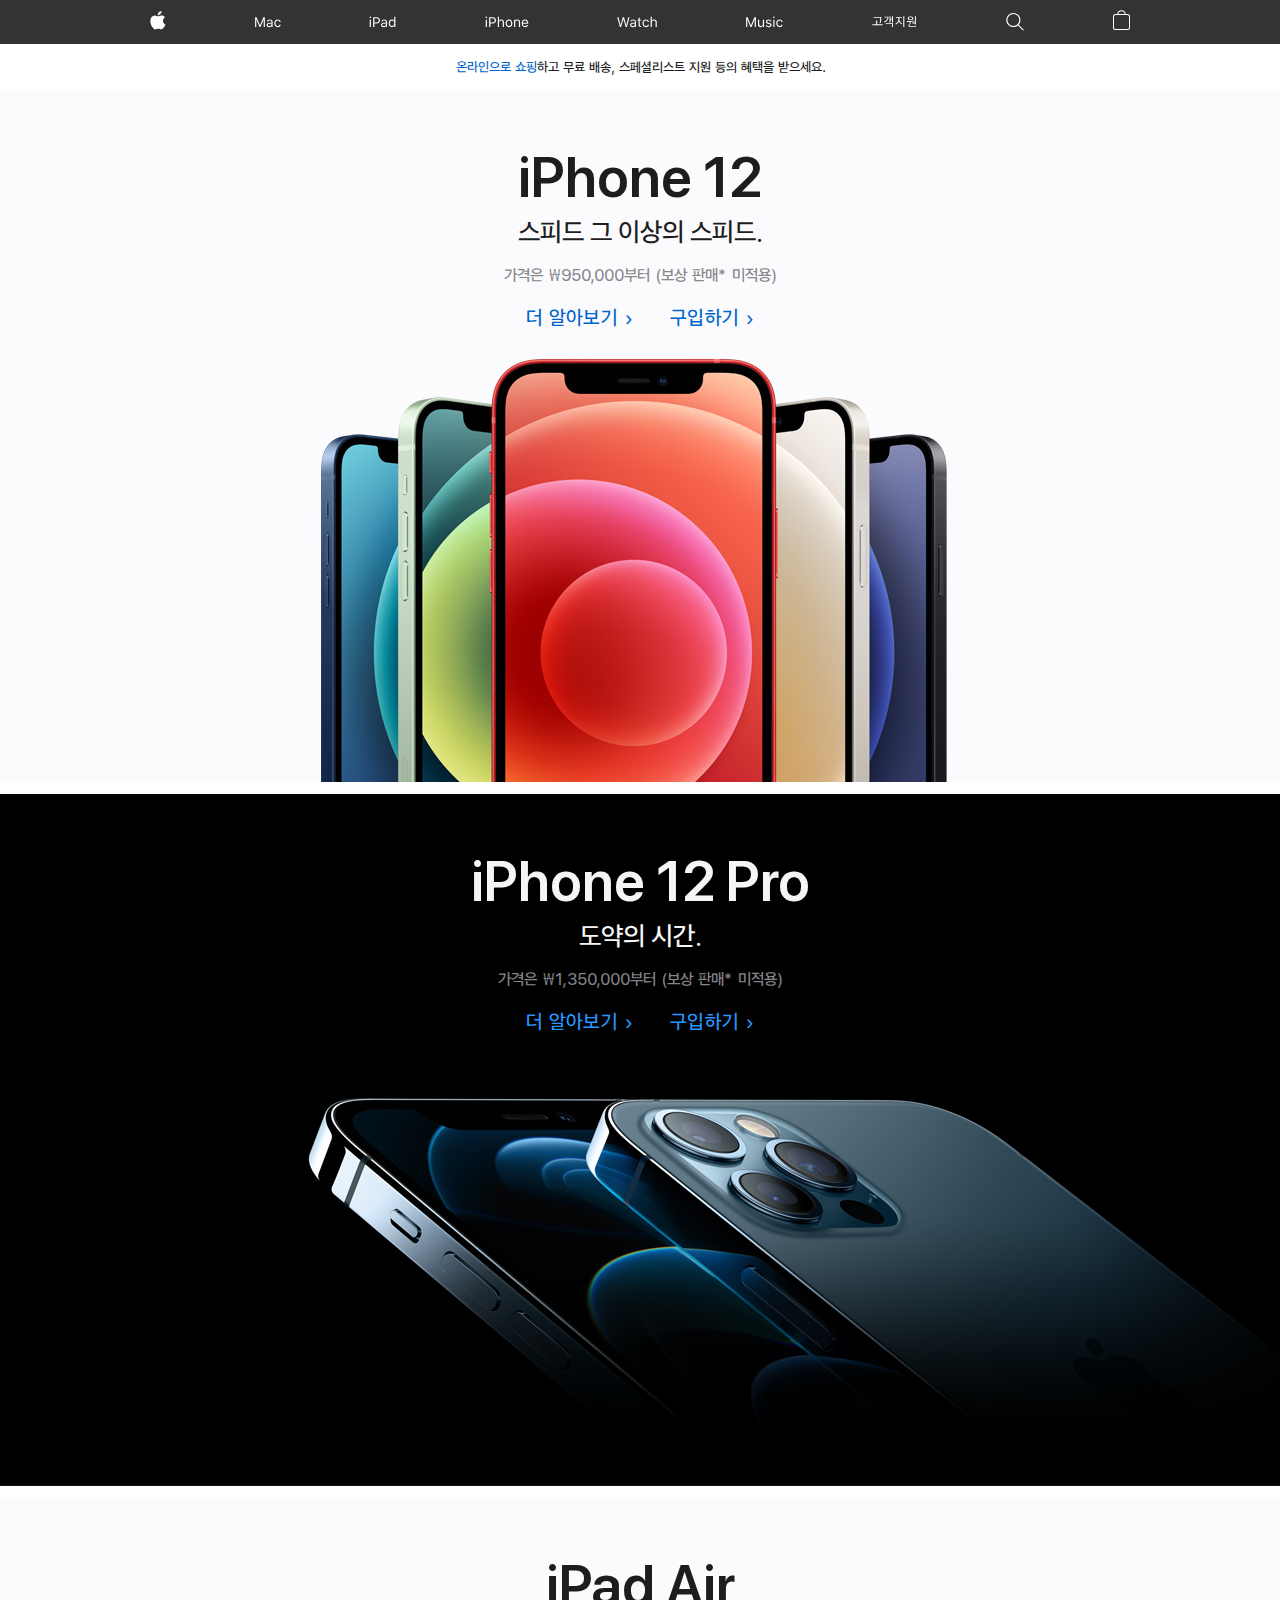
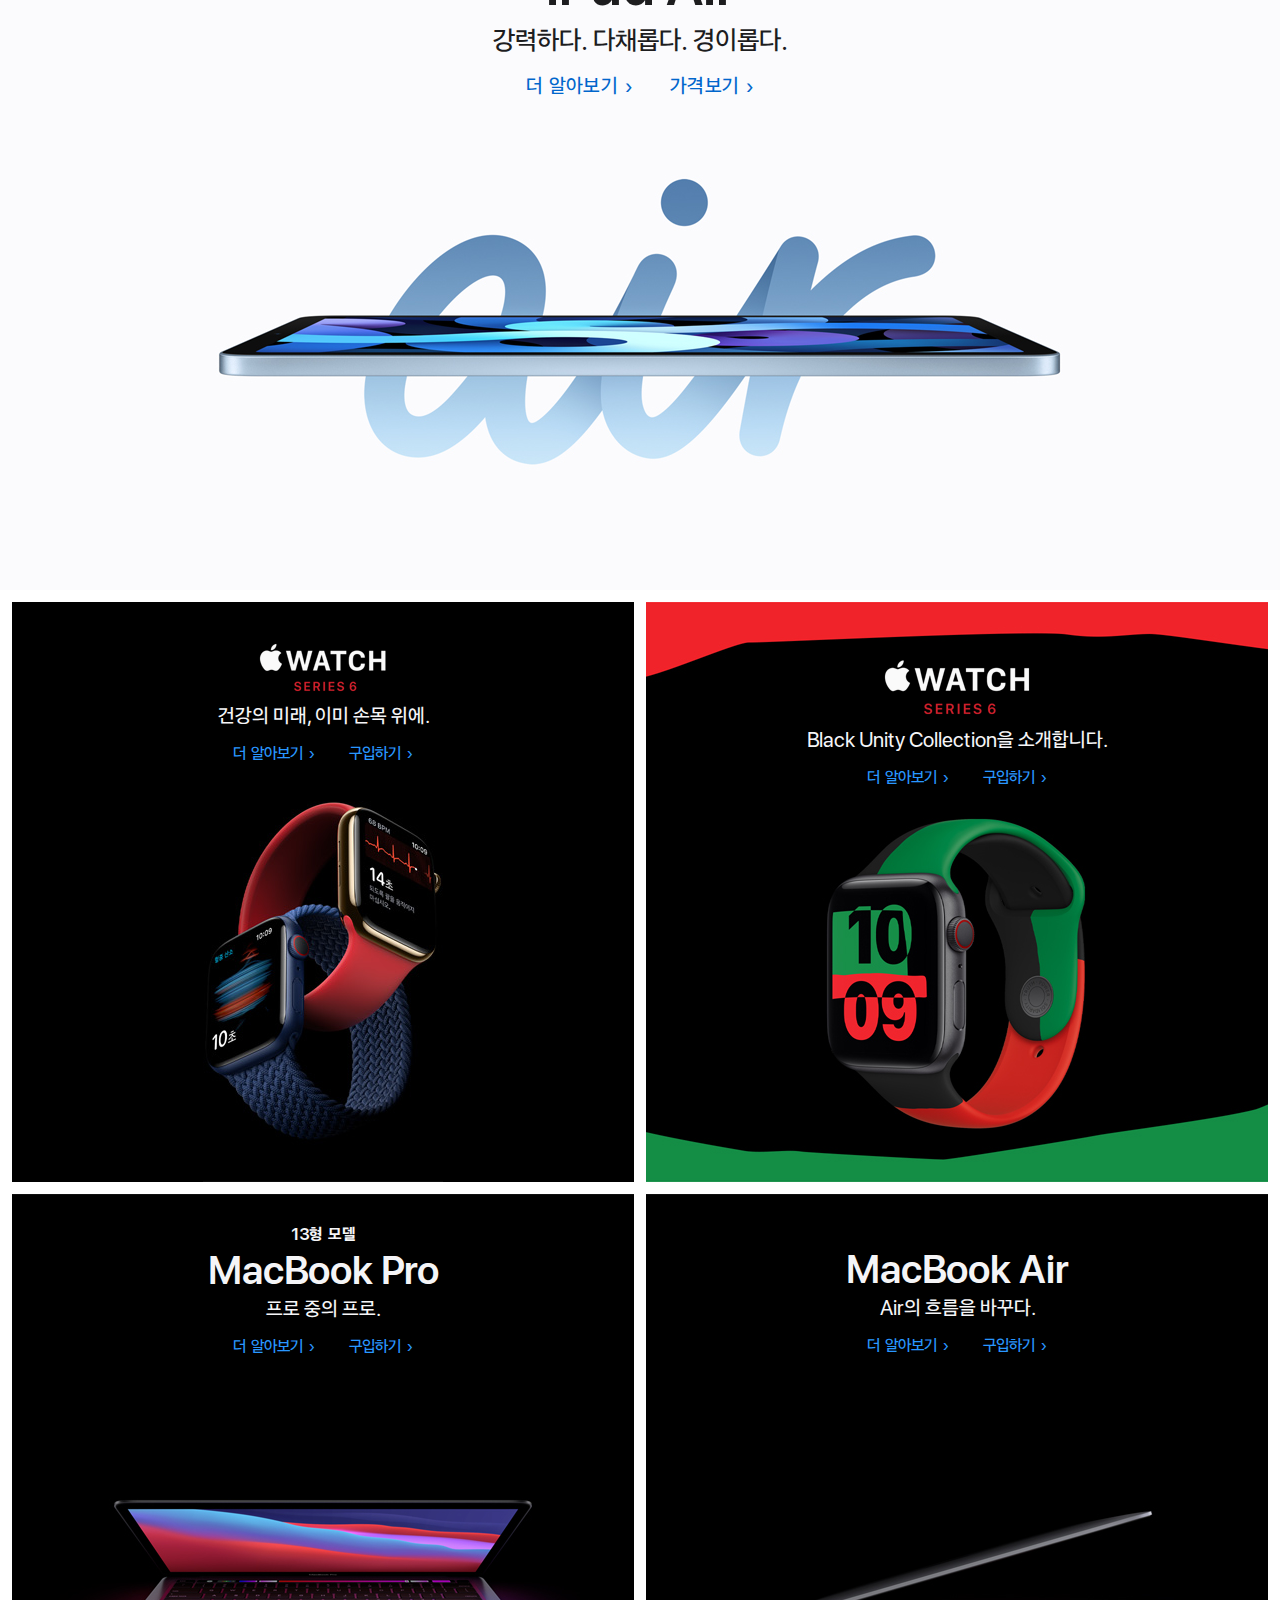
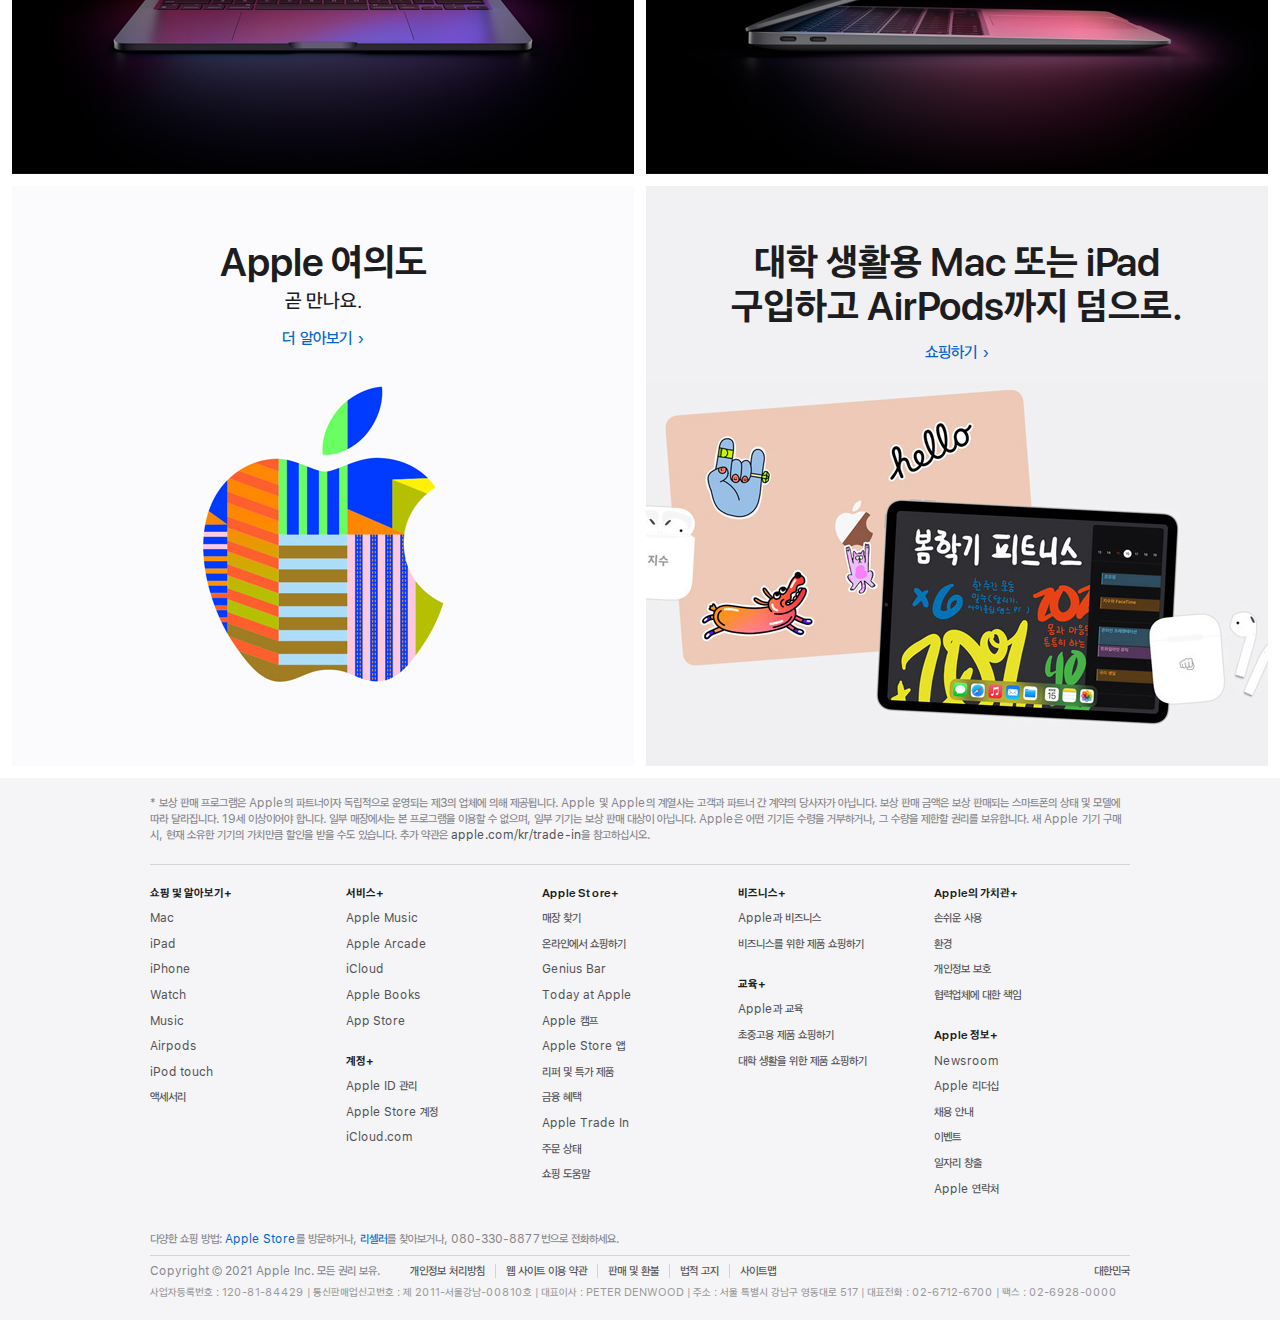
<file: index.html>
<!DOCTYPE html>
<html lang="en">
<head>
   <meta charset="UTF-8">
   <meta name="viewport" content="width=device-width, initial-scale=1.0">
   <title>Apple</title>

   <meta name="keywords" content="Apple">
   <meta name="description" content="iPhone, Mac, Apple Watch, iPad, AirPods 등 지금 쇼핑하기. 무료 배송. Apple Store 픽업.">
   <meta name="application-name" content="Apple.com">

   <!-- <link rel="icon" href=""> -->

   <link rel="stylesheet" href="css/reset.css">
   <link rel="stylesheet" href="css/common.css">
   <link rel="stylesheet" href="css/header.css">
   <link rel="stylesheet" href="css/index.css">
   <link rel="stylesheet" href="css/footer.css">
</head>
<body>
   <header>
      <!-- PC/Tablet GNB -->
      <nav class="gnb">
         <ul class="gnb_menu">
            <li class="gnb_logo"><a href="#"></a></li>
            <li class="gnb_mac"><a href="#"></a></li>
            <li class="gnb_ipad"><a href="#"></a></li>
            <li class="gnb_iphone"><a href="#"></a></li>
            <li class="gnb_watch"><a href="#"></a></li>
            <li class="gnb_music"><a href="#"></a></li>
            <li class="gnb_support"><a href="#"></a></li>
            <li class="gnb_search"><a href="#"></a></li>
            <li class="gnb_store"><a href="#"></a></li>
         </ul>
      </nav>
      <!-- Mobile GNB -->
      <nav class="gnb_m">
         <ul class="gnb_m_menu">
            <li class="gnb_hidden_menu"><a href="#"></a></li>
            <li class="gnb_logo"><a href="#"></a></li>
            <li class="gnb_store"><a href="#"></a></li>
         </ul>
      </nav>
   </header>
   <main>
      <!-- Banner Section -->
      <section id="banner">
         <div class="banner_wrap">
            <p class="banner_text">
               <a href="#">온라인으로 쇼핑</a>하고 무료 배송, 스페셜리스트 지원 등의 
               <br class="large-hide medium-hide small-show">혜택을 받으세요.
            </p>
         </div>
      </section>
      <!-- Hero Section -->
      <section id="hero">
         <!-- Hero iPhone12 Section -->
         <div class="hero_1_wrap">
            <h2 class="hero_headline_black">iPhone 12</h2>
            <h3 class="hero_subline_black">스피드 그 이상의 스피드.</h3>
            <p class="hero_price_info">
               가격은 &#65510;950,000부터
               <br class="large-hide medium-hide small-show">
               (보상 판매<super>*</super> 미적용)
            </p>
            <div class="hero_links_light">
               <a href="">더 알아보기 &#8250;</a>
               <a href="">구입하기 &#8250;</a>
            </div>
         </div>
         <!-- Hero iPhone12 Pro Section -->
         <div class="hero_2_wrap">
            <h2 class="hero_headline_white">iPhone 12 Pro</h2>
            <h3 class="hero_subline_white">도약의 시간.</h3>
            <p class="hero_price_info">
               가격은 &#65510;1,350,000부터
               <br class="large-hide medium-hide small-show">
               (보상 판매<super>*</super> 미적용)
            </p>
            <div class="hero_links_dark">
               <a href="">더 알아보기 &#8250;</a>
               <a href="">구입하기 &#8250;</a>
            </div>
         </div>
         <!-- Hero iPad Section -->
         <div class="hero_3_wrap">
            <h2 class="hero_headline_black">iPad Air</h2>
            <h3 class="hero_subline_black">강력하다. 다채롭다. 경이롭다.</h3>
            <div class="hero_links_light">
               <a href="">더 알아보기 &#8250;</a>
               <a href="">가격보기 &#8250;</a>
            </div>
         </div>
      </section>
      <!-- Promotion Section -->
      <section id="promo">
         <div class="promo_wrap">
            <ul class="promo">
               <!-- Promotion 1 -->
               <li class="promo_1">
                  <img src="img/watch_logo_1.png" alt="">
                  <h3 class="promo_subline_white">건강의 미래, 이미 손목 위에.</h3>
                  <div class="promo_links_dark">
                     <a href="">더 알아보기 &#8250;</a>
                     <a href="">구입하기 &#8250;</a>
                  </div>
               </li>
               <!-- Promotion 2 -->
               <li class="promo_2">
                  <img src="img/watch_logo_2.png" alt="">
                  <h3 class="promo_subline_white">Black Unity Collection을 소개합니다.</h3>
                  <div class="promo_links_dark">
                     <a href="">더 알아보기 &#8250;</a>
                     <a href="">구입하기 &#8250;</a>
                  </div>
               </li>
               <!-- Promotion 3 -->
               <li class="promo_3">
                  <p class="promo_eyebrow">13형 모델</p>
                  <h2 class="promo_headline_white">MacBook Pro</h2>
                  <h3 class="promo_subline_white">프로 중의 프로.</h3>
                  <div class="promo_links_dark">
                     <a href="">더 알아보기 &#8250;</a>
                     <a href="">구입하기 &#8250;</a>
                  </div>
               </li>
               <!-- Promotion 4 -->
               <li class="promo_4">
                  <h2 class="promo_headline_white">MacBook Air</h2>
                  <h3 class="promo_subline_white">Air의 흐름을 바꾸다.</h3>
                  <div class="promo_links_dark">
                     <a href="">더 알아보기 &#8250;</a>
                     <a href="">구입하기 &#8250;</a>
                  </div>
               </li>
               <!-- Promotion 5 -->
               <li class="promo_5">
                  <h2 class="promo_headline_black">Apple 여의도</h2>
                  <h3 class="promo_subline_black">곧 만나요.</h3>
                  <div class="promo_links_light">
                     <a href="">더 알아보기 &#8250;</a>
                  </div>
               </li>
               <!-- Promotion 6 -->
               <li class="promo_6">
                  <h2 class="promo_headline_black">대학 생활용 Mac 또는 iPad<br>구입하고 AirPods까지 덤으로.</h2>
                  <h2 class="promo_headline_black_1068">대학 생활용 Mac<br> 또는 iPad 구입하고<br> AirPods까지 덤으로.</h2>
                  <div class="promo_links_light">
                     <a href="">쇼핑하기 &#8250;</a>
                  </div>
               </li>
            </ul>
         </div>
      </section>
   </main>
   <footer>
      <div class="footer_wrap">
         <div class="footer_note">
            * 보상 판매 프로그램은 Apple의 파트너이자 독립적으로 운영되는 제3의 업체에 의해 제공됩니다. Apple 및 Apple의 계열사는 고객과 파트너 간 계약의 당사자가 아닙니다. 보상 판매 금액은 보상 판매되는 스마트폰의 상태 및 모델에 따라 달라집니다. 19세 이상이어야 합니다. 일부 매장에서는 본 프로그램을 이용할 수 없으며, 일부 기기는 보상 판매 대상이 아닙니다. Apple은 어떤 기기든 수령을 거부하거나, 그 수량을 제한할 권리를 보유합니다. 새 Apple 기기 구매 시, 현재 소유한 기기의 가치만큼 할인을 받을 수도 있습니다. 추가 약관은 <a href="#">apple.com/kr/trade-in</a>을 참고하십시오.
         </div>
         <nav class="footer_directory">
            <div class="directory_column">
               <ul class="directory_list">
                  <h3><span>쇼핑 및 알아보기</span><span>+</span></h3>
                  <li class="directory_item"><a href="#">Mac</a></li>
                  <li class="directory_item"><a href="#">iPad</a></li>
                  <li class="directory_item"><a href="#">iPhone</a></li>
                  <li class="directory_item"><a href="#">Watch</a></li>
                  <li class="directory_item"><a href="#">Music</a></li>
                  <li class="directory_item"><a href="#">Airpods</a></li>
                  <li class="directory_item"><a href="#">iPod touch</a></li>
                  <li class="directory_item"><a href="#">액세서리</a></li>
               </ul>
            </div>
            <div class="directory_column">
               <ul class="directory_list">
                  <h3><span>서비스</span><span>+</span></h3>
                  <li class="directory_item"><a href="#">Apple Music</a></li>
                  <li class="directory_item"><a href="#">Apple Arcade</a></li>
                  <li class="directory_item"><a href="#">iCloud</a></li>
                  <li class="directory_item"><a href="#">Apple Books</a></li>
                  <li class="directory_item"><a href="#">App Store</a></li>
               </ul>
               <ul class="directory_list">
                  <h3><span>계정</span><span>+</span></h3>
                  <li class="directory_item"><a href="#">Apple ID 관리</a></li>
                  <li class="directory_item"><a href="#">Apple Store 계정</a></li>
                  <li class="directory_item"><a href="#">iCloud.com</a></li>
               </ul>
            </div>
            <div class="directory_column">
               <ul class="directory_list">
                  <h3><span>Apple Store</span><span>+</span></h3>
                  <li class="directory_item"><a href="#">매장 찾기</a></li>
                  <li class="directory_item"><a href="#">온라인에서 쇼핑하기</a></li>
                  <li class="directory_item"><a href="#">Genius Bar</a></li>
                  <li class="directory_item"><a href="#">Today at Apple</a></li>
                  <li class="directory_item"><a href="#">Apple 캠프</a></li>
                  <li class="directory_item"><a href="#">Apple Store 앱</a></li>
                  <li class="directory_item"><a href="#">리퍼 및 특가 제품</a></li>
                  <li class="directory_item"><a href="#">금융 혜택</a></li>
                  <li class="directory_item"><a href="#">Apple Trade In</a></li>
                  <li class="directory_item"><a href="#">주문 상태</a></li>
                  <li class="directory_item"><a href="#">쇼핑 도움말</a></li>
               </ul>
            </div>
            <div class="directory_column">
               <ul class="directory_list">
                  <h3><span>비즈니스</span><span>+</span></h3>
                  <li class="directory_item"><a href="#">Apple과 비즈니스</a></li>
                  <li class="directory_item"><a href="#">비즈니스를 위한 제품 쇼핑하기</a></li>
               </ul>
               <ul class="directory_list">
                  <h3><span>교육</span><span>+</span></h3>
                  <li class="directory_item"><a href="#">Apple과 교육</a></li>
                  <li class="directory_item"><a href="#">초중고용 제품 쇼핑하기</a></li>
                  <li class="directory_item"><a href="#">대학 생활을 위한 제품 쇼핑하기</a></li>
               </ul>
            </div>
            <div class="directory_column">
               <ul class="directory_list">
                  <h3><span>Apple의 가치관</span><span>+</span></h3>
                  <li class="directory_item"><a href="#">손쉬운 사용</a></li>
                  <li class="directory_item"><a href="#">환경</a></li>
                  <li class="directory_item"><a href="#">개인정보 보호</a></li>
                  <li class="directory_item"><a href="#">협력업체에 대한 책임</a></li>
               </ul>
               <ul class="directory_list">
                  <h3><span>Apple 정보</span><span>+</span></h3>
                  <li class="directory_item"><a href="#">Newsroom</a></li>
                  <li class="directory_item"><a href="#">Apple 리더십</a></li>
                  <li class="directory_item"><a href="#">채용 안내</a></li>
                  <li class="directory_item"><a href="#">이벤트</a></li>
                  <li class="directory_item"><a href="#">일자리 창출</a></li>
                  <li class="directory_item"><a href="#">Apple 연락처</a></li>
               </ul>
            </div>
         </nav>
         <div class="global_footer">
            <div class="footer_shop">
               다양한 쇼핑 방법: <a href="#">Apple Store</a>를 방문하거나, <a href="#">리셀러</a>를 찾아보거나, 080-330-8877번으로 전화하세요.
            </div>
            <div class="footer_legal">
               <div class="footer_copyright">
                  Copyright © 2021 Apple Inc. 모든 권리 보유.
               </div>
               <div class="footer_legal_link">
                  <a href="#">개인정보 처리방침</a>
                  <a href="#">웹 사이트 이용 약관</a>
                  <a href="#">판매 및 환불</a>
                  <a href="#">법적 고지</a>
                  <a href="#">사이트맵</a>
               </div>
               <a class="footer_local">대한민국</a>
            </div>
            <div class="footer_address">
               <span>사업자등록번호 : 120-81-84429 |</span> <span> 통신판매업신고번호 : 제 2011-서울강남-00810호 |</span> <span>대표이사 : PETER DENWOOD |</span> <span>주소 : 서울 특별시 강남구 영동대로 517 |</span> <span>대표전화 : 02-6712-6700 |</span> <span>팩스 : 02-6928-0000</span>
            </div>
         </div>
      </div>
   </footer>
</body>
</html>
</file>
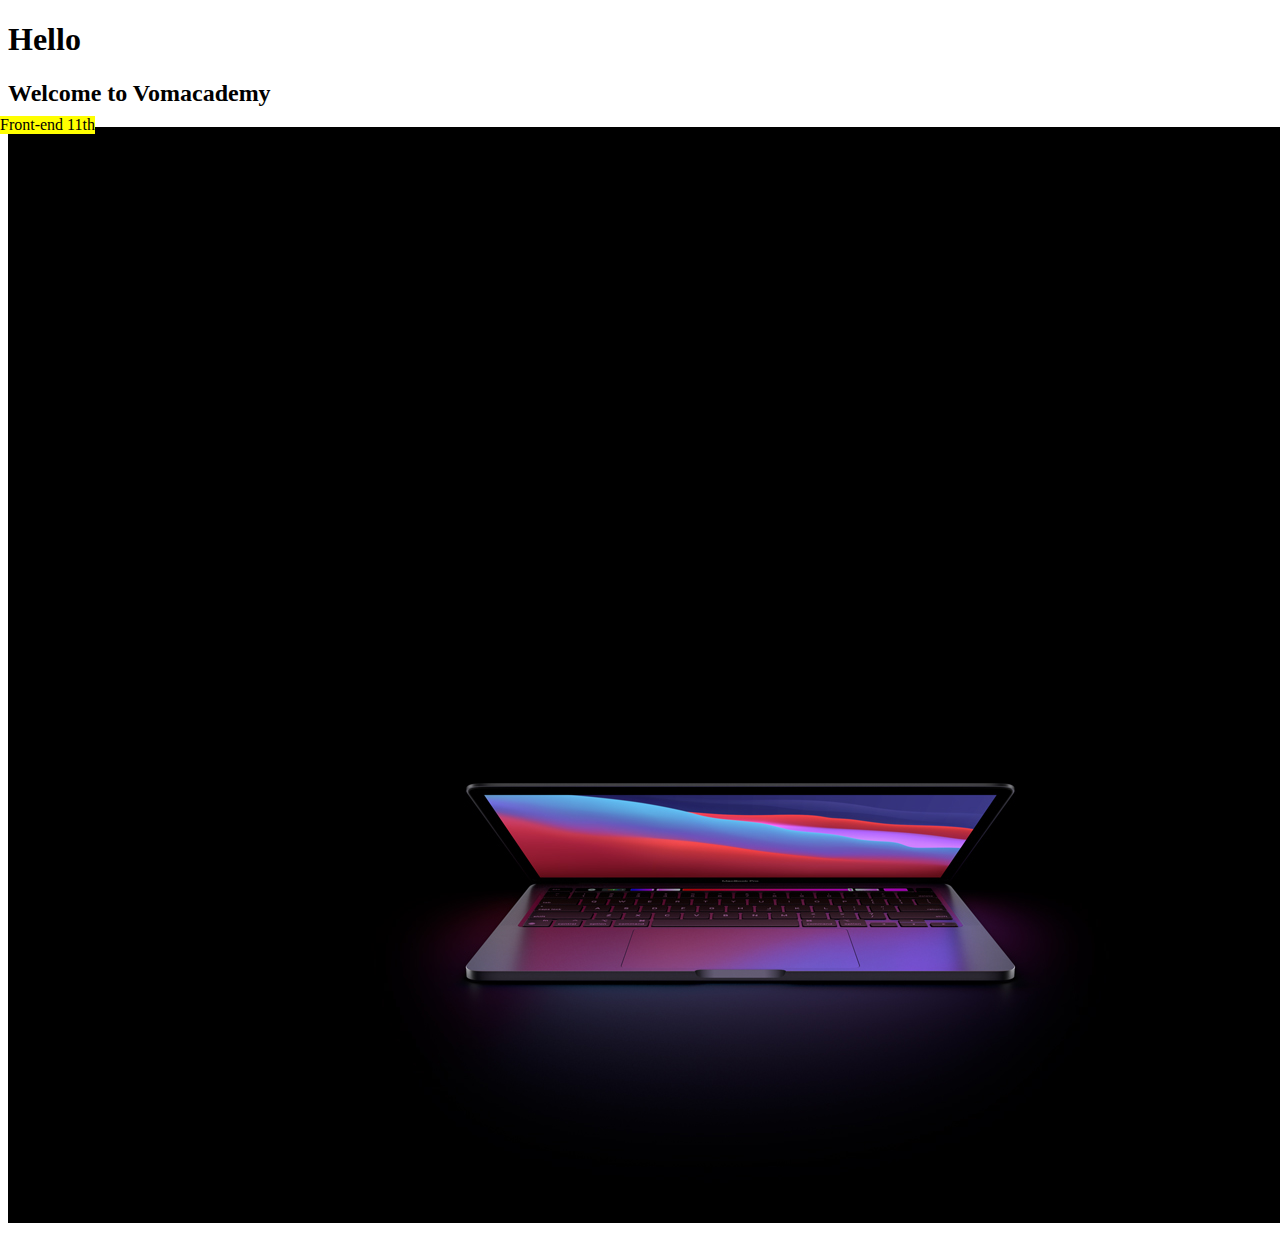
<file: cssanimation1.html>
<!DOCTYPE html>
<html lang="en">
<head>
   <meta charset="UTF-8">
   <meta http-equiv="X-UA-Compatible" content="IE=edge">
   <meta name="viewport" content="width=device-width, initial-scale=1.0">
   <title>CSS Animation</title>
   <style>
      /* Animation 실행 */
      h1 { 
         animation-name: changecolor; 
         animation-duration: 2s;
      }
      h2 {
         animation-name: changecolor; 
         animation-duration: 1s;
         animation-delay: 2s
      }
      p {
         position: fixed;
         top: 100px;
         left: 0;
         background-color: yellow;
         animation-name: move;
         animation-duration: 5s;
         animation-timing-function: ease; 
         animation-fill-mode : forwards;
         animation-iteration-count: infinite;
      }

      img {
         animation-name: changecolor;
         animation-duration: 2s;
         animation-fill-mode : backwards;
      }
      /* Animation 정의 */
      @keyframes changecolor { 
         0% { color: black; }
         50% { color: yellow; }
         to { color: red; }
      }
      @keyframes move {
         from { left: 0;}
         to { left: calc(100% - 110px)}
      }
   </style>
</head>
<body>
   <h1>Hello</h1>
   <h2>Welcome to Vomacademy</h2>
   <p>Front-end 11th</p>
   <img src="img/promo_macbook_1_734.jpg" alt="">   
</body>
</html>
</file>
<file: css/common.css>
/* Font Style */

/* 본문 전용 웹폰트 */

@font-face { 
   font-family: 'SF Pro Text'; 
   src: url(../font/sf-pro-text_light.woff2) format('woff2');
   font-weight: 200;
}

@font-face { 
   font-family: 'SF Pro Text'; 
   src: url(../font/sf-pro-text_regular.woff2) format('woff2');
   font-weight: 400;
}

@font-face { 
   font-family: 'SF Pro Text'; 
   src: url(../font/sf-pro-text_semibold.woff2) format('woff2');
   font-weight: 600;
}

@font-face { 
   font-family: 'SF Pro Text'; 
   src: url(../font/sf-pro-text_bold.woff2) format('woff2');
   font-weight: 800;
}

@font-face { 
   font-family: 'SF Pro Text'; 
   src: url(../font/sf-pro-text_heavy.woff2) format('woff2');
   font-weight: 900;
}

/* 한국어 전용 웹폰트 */

@font-face {
   font-family: 'SF Pro KR';
   src: url(../font/SFProKRDisplay_light.woff2) format('woff2');
   font-weight: 200;
}

@font-face {
   font-family: 'SF Pro KR';
   src: url(../font/SFProKRDisplay_regular.woff2) format('woff2');
   font-weight: 400;
}

@font-face {
   font-family: 'SF Pro KR';
   src: url(../font/SFProKRDisplay_semibold.woff2) format('woff2');
   font-weight: 600;
}

@font-face {
   font-family: 'SF Pro KR';
   src: url(../font/SFProKRDisplay_bold.woff2) format('woff2');
   font-weight: 800;
}

/* 제목용 웹폰트 */

@font-face {
   font-family: 'SF Pro Display';
   src: url(../font/sf-pro-display_regular.woff2) format('woff2');
   font-weight: 400;
}

@font-face {
   font-family: 'SF Pro Display';
   src: url(../font/sf-pro-display_semibold.woff2) format('woff2');
   font-weight: 600;
}

@font-face {
   font-family: 'SF Pro Display';
   src: url(../font/sf-pro-display_bold.woff2) format('woff2');
   font-weight: 800;
}

@font-face {
   font-family: 'SF Pro Display';
   src: url(../font/sf-pro-display_heavy.woff2) format('woff2');
   font-weight: 900;
}

/* 특수문자용 웹폰트 */

@font-face {
   font-family: 'SF Pro Icons';
   src: url(../font/sf-pro-icons_light.woff2) format('woff2');
   font-weight: 200;
}

@font-face {
   font-family: 'SF Pro Icons';
   src: url(../font/sf-pro-icons_regular.woff2) format('woff2');
   font-weight: 400;
}

body { 
   font-family: 'SF Pro KR', 'SF Pro Text', 'SF Pro Icons', 'Helvetica', 'Arial', 'sans-serif';
   font-size: 17px;
   line-height: 1.5;
   font-weight: 400;
   letter-spacing: normal;
   color: rgb(29,29,31);
   -webkit-font-smoothing: antialiased;
}

h2 {
   font-family: 'SF Pro KR', 'SF Pro Display', 'SF Pro Icons', 'Helvetica', 'Arial', 'sans-serif';
   font-size: 56px;
   line-height: 66px;
   font-weight: 600;
   -webkit-font-smoothing: antialiased;
}

h3 {
   font-family: 'SF Pro KR', 'SF Pro Display', 'SF Pro Icons', 'Helvetica', 'Arial', 'sans-serif';
   font-size: 28px;
   line-height: 31px;
   font-weight: 400;
   -webkit-font-smoothing: antialiased;
}

h5 {
   font-size: 28px;
   font-weight: 400;
   line-height: 1.11;
   letter-spacing: 0.004em;
   font-family: 'SF Pro KR';
}

p {
   font-family: 'SF Pro KR', 'SF Pro Text', 'SF Pro Icons', 'Helvetica', 'Arial', 'sans-serif';
   font-size: 14px;
   line-height: 1.6;
   -webkit-font-smoothing: antialiased;
}

/* Color Style */

.c_255 {
   color: rgb(255,255,255);
}

.c_134 {
   color: rgb(134,134,139);
}
</file>
<file: css/header.css>
header { 
   width: 100%;
}

.gnb_m {
   display: none;
}

.gnb {
   width: 100%;
   background-color: rgba(0,0,0,0.8);
   position: fixed;
   top: 0;
   left: 0;
   z-index: 10000;
}

.gnb_menu {
   max-width: 100%;
   max-width: 1000px;
   height: 44px;
   margin: 0 auto;
   display: flex;
   justify-content: space-between;
   align-items: center;
}

.gnb_menu li {
   height: 100%;
}


.gnb_menu li a { 
   padding: 0 10px;
}

.gnb_logo a {
   display: block;
   width: 36px;
   height: 44px;
   background-image: url(../img/globalnav_apple.svg);
   background-repeat: no-repeat;
   background-position: center center;
}

.gnb_mac a {
   display: block;
   width: 46px;
   height: 44px;
   background-image: url(../img/globalnav_links_mac.svg);
   background-repeat: no-repeat;
   background-size: 26px 44px;
   background-position: center center;
}

.gnb_ipad a {
   display: block;
   width: 47px;
   height: 44px;
   background-image: url(../img/globalnav_links_ipad.svg);
   background-repeat: no-repeat;
   background-size: 27px 44px;
   background-position: center center;
   max-width: 45.9px;
}

.gnb_iphone a {
   display: block;
   width: 64px;
   height: 44px;
   background-image: url(../img/globalnav_links_iphone.svg);
   background-repeat: no-repeat;
   background-size: 44px 44px;
   background-position: center center;
   max-width: 74.8px;
}

.gnb_watch a {
   display: block;
   width: 60px;
   height: 44px;
   background-image: url(../img/globalnav_links_watch.svg);
   background-repeat: no-repeat;
   background-size: 40px 44px;
   background-position: center center;
   max-width:68px;
}

.gnb_music a {
   display: block;
   width: 57px;
   height: 44px;
   background-image: url(../img/globalnav_links_music.svg);
   background-repeat: no-repeat;
   background-size: 37px 44px;
   background-position: center center;
   max-width:62.9px;
}

.gnb_support a {
   display: block;
   width: 65px;
   height: 44px;
   background-image: url(../img/globalnav_links_support.svg);
   background-repeat: no-repeat;
   background-size: 45px 44px;
   background-position: center center;
   max-width:76.5px;
}

.gnb_search a {
   display: block;
   width: 38px;
   height: 44px;
   background-image: url(../img/globalnav_search.svg);
   background-repeat: no-repeat;
   background-position: 10px 0;
   background-size: 18px 88px;
}

.gnb_store a {
   display: block;
   width: 37px;
   height: 44px;
   background-image: url(../img/globalnav_bag.svg);
   background-repeat: no-repeat;
   background-position: center center;
   background-size: 17px 44px;
}


@media screen and (max-width: 1068px) {
   .gnb {
      padding: 0 22px;
   }

}

@media screen and (max-width: 767px) {
   .gnb {
      display: none;
   }

   .gnb_m {
      display: block;
      width: 100%;
      background-color: rgba(0,0,0,0.8);
      position: fixed;
      top: 0;
      left: 0;
      z-index: 10000;
   }
   .gnb_m_menu {
      max-width: 100%;
      max-width: 1000px;
      height: 48px;
      margin: 0 auto;
      display: flex;
      justify-content: space-between;
      align-items: center;
   }

   .gnb_m_menu .gnb_hidden_menu {
      width: 48px;
      height: 48px;
   }

   .gnb_m_menu .gnb_logo a {
      display: block;
      width: 48px;
      height: 48px;
      background-image: url(../img/globalnav_apple.svg);
      background-repeat: no-repeat;
      background-size: 48px 48px;
      background-position: center center;
   }
   
   .gnb_m_menu .gnb_store a {
      display: block;
      width: 48px;
      height: 48px;
      background-image: url(../img/globalnav_bag.svg);
      background-repeat: no-repeat;
      background-position: center center;
      background-size: 17px 48px;
   }


}
</file>
<file: css/index.css>
/* Banner CSS */

.banner_wrap {
   width: 100%;
   height: 46px;
   margin: 44px 0 0 0;
}

.banner_text {
   text-align: center;
   padding: 12px 0;
}

.banner_text a {
   color: rgb(0,102,204);
}

.banner_text a:hover {
   text-decoration: underline;
}

/* Hero CSS */

/* Hero 1 iPhone 12 */

.hero_1_wrap {
   width: 100%;
   height: 692px;
   background-color: rgb(251,251,253);
   text-align: center;
   padding: 55px 0 0 0;
   background-image: url(../img/hero_iphone12.jpg);
   background-size: auto;
   background-position: center bottom;
   background-repeat: no-repeat;
}

.hero_subline_black {
   margin: 6px 0 0 0;
}

.hero_price_info {
   color: rgb(134,134,139);
   margin: 13.6px 0 0 0;
   font-size: 17px;
}

.hero_links_light {
   margin: 13.65px 0 0 0;
}

.hero_links_light a {
   font-size: 21px;
   line-height: 32px;
   color: rgb(0,102,204);
   margin: 0 16px;
   letter-spacing: 0.2px;
}

.large-hide {
   display: none;
}

.hero_2_wrap {
   width: 100%;
   height: 692px;
   background-color: rgb(0,0,0);
   text-align: center;
   padding: 55px 0 0 0;
   margin: 12px 0 0 0;
   background-image: url(../img/hero_iphone12_pro.jpg);
   background-size: auto;
   background-position: center bottom;
   background-repeat: no-repeat;
}

.hero_headline_white {
   color: rgb(245,245,247);
}

.hero_subline_white {
   margin: 6px 0 0 0;
   color: rgb(245,245,247);
}

.hero_links_dark {
   margin: 13.65px 0 0 0;
}

.hero_links_dark a {
   font-size: 21px;
   line-height: 32px;
   color: rgb(41,151,255);
   margin: 0 16px;
   letter-spacing: 0.2px;
}

.hero_3_wrap {
   width: 100%;
   height: 692px;
   background-color: rgb(251,251,253);
   text-align: center;
   padding: 55px 0 0 0;
   margin: 12px 0 0 0;
   background-image: url(../img/hero_ipad_air.jpg);
   background-size: auto;
   background-position: center bottom;
   background-repeat: no-repeat;
}

/* Section Promotion */

.promo_wrap {
   width: 100%;
   height: auto;
}

.promo {
   width: 100%;
   display: flex;
   flex-wrap: wrap;
   padding: 6px;
}

.promo_eyebrow {
   color: rgb(245,245,247);
   font-size: 17px;
   line-height: 23px;
   font-weight: 600;
}

.promo_headline_white {
   color: rgb(245,245,247);
   margin: 2px 0 0 0;
   font-size: 40px;
   line-height: 44px;
   font-weight: 600;
}

.promo_headline_black {
   color: rgb(29,29,31);
   font-size: 40px;
   line-height: 44px;
   font-weight: 600;
}

.promo_subline_white {
   color: rgb(245,245,247);
   font-size: 21px;
   line-height: 26px;
   margin: 11px 0 0 0;
}

.promo_subline_black {
   color: rgb(29,29,31);
   font-size: 21px;
   line-height: 26px;
   margin: 4px 0 0 0;
}

.promo_links_dark {
   margin: 11.9px 0 0 0;
}

.promo_links_dark a {
   color: rgb(41,151,255);
   font-size: 17px;
   line-height: 23px;
   margin: 0 14px;
}

.promo_links_light {
   margin: 11.9px 0 0 0;
}

.promo_links_light a {
   color: rgb(0,102,204);
   font-size: 17px;
   line-height: 23px;
   margin: 0 14px;
}

/* Promotion 1 */

.promo_1 {
   width: calc(50% - 12px);
   height: 580px;
   margin: 6px;
   padding: 40px 0 0 0;
   background-color: rgb(0,0,0);
   text-align: center;
   background-image: url(../img/promo_watch_1.jpg);
   background-repeat: no-repeat;
   background-size: auto;
   background-position: center bottom;
}

.promo_1 img {
   height: 50px;
   vertical-align: middle;
}

/* Promotion 2 */

.promo_2 {
   width: calc(50% - 12px);
   height: 580px;
   margin: 6px;
   padding: 57px 0 0 0;
   background-color: rgb(0,0,0);
   text-align: center;
   background-image: url(../img/promo_watch_2.jpg);
   background-repeat: no-repeat;
   background-size: auto;
   background-position: center bottom;
}

.promo_2 img {
   height: 57px;
   vertical-align: middle;
}

/* Promotion 3 */

.promo_3 {
   width: calc(50% - 12px);
   height: 580px;
   margin: 6px;
   padding: 29px 0 0 0;
   background-color: rgb(0,0,0);
   text-align: center;
   background-image: url(../img/promo_macbook_1.jpg);
   background-repeat: no-repeat;
   background-size: auto;
   background-position: center bottom;
}

.promo_3 .promo_subline_white {
   margin: 4px 0 0 0;
}

/* Promotion 4 */

.promo_4 {
   width: calc(50% - 12px);
   height: 580px;
   margin: 6px;
   padding: 51px 0 0 0;
   background-color: rgb(0,0,0);
   text-align: center;
   background-image: url(../img/promo_macbook_2.jpg);
   background-repeat: no-repeat;
   background-size: auto;
   background-position: center bottom;
}

.promo_4 .promo_subline_white {
   margin: 4px 0 0 0;
}

/* Promotion 5 */

.promo_5 {
   width: calc(50% - 12px);
   height: 580px;
   margin: 6px;
   padding: 54px 0 0 0;
   background-color: rgb(245,245,247);
   text-align: center;
   background-image: url(../img/apple.jpg);
   background-repeat: no-repeat;
   background-size: auto;
   background-position: center bottom;
}

/* Promotion 6 */

.promo_6 {
   width: calc(50% - 12px);
   height: 580px;
   margin: 6px;
   padding: 54px 0 0 0;
   background-color: rgb(241,241,243);
   text-align: center;
   background-image: url(../img/accessory.jpg);
   background-repeat: no-repeat;
   background-size: auto;
   background-position: center bottom;
}

.promo_headline_black_1068 {
   display: none;
}

@media screen and (max-width: 1068px) {
   /* Hero Section */
   .hero_1_wrap {
      height: 650px;     
      padding: 55px 0 0 0;
      background-image: url(../img/hero_iphone12_1068.jpg);
      background-size: 1068px 698px;
   }

   .hero_headline_black {
      font-size: 48px;
   }
   
   .hero_subline_black {
      margin: 5px 0 0 0;
      font-size: 24px;
   }
   
   .hero_links_light {
      margin: 14.06px 0 0 0;
   }
   
   .hero_links_light a {
      font-size: 19px;
      line-height: 25px;
   }

   .medium-hide {
      display: none;
   }
   
   .hero_2_wrap {
      height: 650px;
      padding: 61px 0 0 0;
      background-image: url(../img/hero_iphone12_pro_1068.jpg);
      background-size: 1068px 698px;
   }
   
   .hero_headline_white {
      font-size: 48px;
   }
   
   .hero_subline_white {
      margin: 5px 0 0 0;
      font-size: 24px;
   }
   
   .hero_links_dark {
      margin: 14.06px 0 0 0;
   }
   
   .hero_links_dark a {
      font-size: 19px;
      line-height: 25px;
   }
  
   .hero_3_wrap {
      height: 650px;
      padding: 61px 0 0 0;
      background-image: url(../img/hero_ipad_air_1068.jpg);
      background-size: 796px 450px;
   }
   
   /* Section Promotion */

   .promo_headline_white {
      font-size: 32px;
      line-height: 36px;
   }

   .promo_headline_black {
      font-size: 32px;
      line-height: 36px;
   }

   .promo_6 .promo_headline_black {
      display: none;
   }

   .promo_6 .promo_headline_black_1068 {
      display: block;
      color: rgb(29,29,31);
      font-size: 32px;
      line-height: 36px;
      font-weight: 600;
   }

   .promo_subline_white {
      font-size: 19px;
      line-height: 25px;
   }

   .promo_subline_black {
      font-size: 19px;
      line-height: 25px;
   }

   .promo_links_dark {
      margin: 13.6px 0 0 0;
   }

   .promo_links_light {
      margin: 13.6px 0 0 0;
   }

   /* Promotion 1 */

   .promo_1 {
      height: 490px;
      padding: 26px 0 0 0;
      background-image: url(../img/promo_watch_1_1068.jpg);
      background-size: 188px 314px;
   }

   .promo_1 img {
      height: 46px;
   }

   /* Promotion 2 */

   .promo_2 {
      height: 490px;
      padding: 44px 0 0 0;
      background-image: url(../img/promo_watch_2_1068.jpg);
      background-size: 516px 490px;
   }

   .promo_2 img {
      height: 47px;
   }

   /* Promotion 3 */

   .promo_3 {
      height: 490px;
      padding: 19px 0 0 0;
      background-image: url(../img/promo_macbook_1_1068.jpg);
      background-size: 516px 490px;
   }

   /* Promotion 4 */

   .promo_4 {
      height: 490px;
      padding: 42px 0 0 0;
      background-image: url(../img/promo_macbook_2_1068.jpg);
      background-size: 516px 490px;
   }

   /* Promotion 5 */

   .promo_5 {
      height: 490px;
      padding: 42px 0 0 0;
      background-image: url(../img/apple_1068.jpg);
      background-size: 516px 490px;
   }

   /* Promotion 6 */

   .promo_6 {
      height: 490px;
      padding: 42px 0 0 0;
      background-image: url(../img/accessory_1068.jpg);
      background-size: 558px 490px;
   }
}

@media screen and (max-width: 734px) {
   /* Hero Section */
   .hero_1_wrap {
      height: 500px;     
      padding: 37px 0 0 0;
      background-image: url(../img/hero_iphone_12_734.jpg);
      background-size: 734px 548px;
   }

   .hero_headline_black {
      font-size: 32px;
      line-height: 39px;
   }
   
   .hero_subline_black {
      margin: 2px 0 0 0;
      font-size: 19px;
   }
   
   .hero_links_light {
      margin: 13.3px 0 0 0;
   }
   
   .hero_links_light a {
      font-size: 19px;
      line-height: 25px;
      margin: 0 13.5px;
   }

   .hero_price_info {
      font-size: 14px;
   }

   .small-show {
      display: block;
   }
   
   .hero_2_wrap {
      height: 500px;
      padding: 37px 0 0 0;
      background-image: url(../img/hero_iphone12_pro_734.jpg);
      background-size: 734px 548px;
   }
   
   .hero_headline_white {
      font-size: 32px;
      line-height: 39px;
   }
   
   .hero_subline_white {
      margin: 2px 0 0 0;
      font-size: 19px;
   }
   
   .hero_links_dark {
      margin: 13.3px 0 0 0;
   }
   
   .hero_links_dark a {
      font-size: 19px;
      line-height: 25px;
      margin: 0 13.5px;
   }
  
   .hero_3_wrap {
      height: 500px;
      padding: 380px 0 0 0;
      background-image: url(../img/hero_ipad_air_734.jpg);
      background-size: 734px 548px;
   }

   .hero_3_wrap .hero_headline_black {
      display: none;
   }
   
   /* Section Promotion */

   .promo {
      width: 100%;
      display: block;
      padding: 0;
   }
   .promo_6 .promo_headline_black {
      display: none;
   }

   .promo_links_dark {
      margin: 13.6px 0 0 0;
   }

   .promo_links_light {
      margin: 13.6px 0 0 0;
   }

   /* Promotion 1 */

   .promo_1 {
      width: 100%;
      height: 500px;
      padding: 22px 0 0 0;
      margin: 12px 0 0 0;
      background-image: url(../img/promo_watch_1_734.jpg);
      background-size: 207px 333px;
   }

   /* Promotion 2 */

   .promo_2 {
      width: 100%;
      height: 500px;
      padding: 439x 0 0 0;
      margin: 12px 0 0 0;
      background-image: url(../img/promo_watch_2_734.jpg);
      background-size: 734px 548px;
   }

   /* Promotion 3 */

   .promo_3 {
      width: 100%;
      height: 500px;
      padding: 39px 0 0 0;
      margin: 12px 0 0 0;
      background-image: url(../img/promo_macbook_1_734.jpg);
      background-size: 734px 548px;
   }

   /* Promotion 4 */

   .promo_4 {
      width: 100%;
      height: 500px;
      padding: 37px 0 0 0;
      margin: 12px 0 0 0;
      background-image: url(../img/promo_macbook_2_734.jpg);
      background-size: 734px 548px;
   }

   /* Promotion 5 */

   .promo_5 {
      width: 100%;
      height: 500px;
      padding: 37px 0 0 0;
      margin: 12px 0 0 0;
      background-image: url(../img/apple_734.jpg);
      background-size: 736px 548px;
   }

   /* Promotion 6 */

   .promo_6 {
      width: 100%;
      height: 500px;
      padding: 37px 0 0 0;
      margin: 12px 0 12px 0;
      background-image: url(../img/accessory_734.jpg);
      background-size: 796px 548px;
   }
}
</file>
<file: css/footer.css>
footer {
   width: 100%;
   height: auto;
   background-color: rgb(245,245,247);
}

.footer_wrap {
   width: 100%;
   max-width: 1000px;
   padding: 0 10px;
   margin: 0 auto;
}

.footer_note {
   padding: 17px 0 20.6px 0;
   border-bottom: 1px solid rgb(210,210,215);
   color: rgb(134,134,139);
   font-size: 12px;
   line-height: 16px;
}

.footer_note a {
   color: rgb(81,81,84);
}

.footer_note a:hover {
   text-decoration: underline;
}

.footer_directory {
   padding: 20px 0 34px 0;
   width: 100%;
   display: flex;
   /* justify-content: space-between; */
  
}

.footer_directory .directory_column {
   width: 20%;
}

.directory_list h3 {
   font-size: 12px;
   line-height: 16px;
   font-weight: 600;
   margin: 0 20px 9.6px 0;
   letter-spacing: normal;
}

.directory_list {
   padding: 0 20px 0 0;
}

.directory_item {
   margin: 0 0 9.6px 0;
   font-size: 12px;
   font-weight: 400;
   line-height: 16px;
}

.directory_item:last-child {
   margin-bottom: 0;
}

.directory_item a {
   color: rgb(81,81,84);
}

.directory_column ul:nth-child(2) h3 {
   padding-top: 24px;
}

.directory_item a:hover,
.footer_legal_link a:hover,
.footer_local:hover,
.footer_shop a:hover {
   text-decoration: underline;
}

.global_footer {
   color: rgb(134,134,139);
   font-size: 12px;
   font-weight: 400;
   line-height: 16px;
}

.footer_shop {
   width: 100%;
   padding-bottom: 8px;
   margin-bottom: 1px;
   border-bottom: 1px solid rgb(210,210,215);
}

.footer_shop a {
   color: rgb(0,102,204);
}

.footer_legal {
   width: 100%;
   display: flex;
   align-items: center;
   margin: 7px 0;
   position: relative;
}

.footer_copyright {
   color: rgb(134,134,139);
   padding-right: 30px;
}

.footer_legal_link {
   padding-right: 30px;
}

.footer_legal_link a {
   color: rgb(81,81,84);
   font-size: 12px;
   font-weight: 400;
   line-height: 16px;
   border-right: 1px solid rgb(210,210,215);
   padding-right: 10px;
   margin: 5px 7px 0 0;
}



.footer_legal_link a:last-child {
   border-right: none;
}

.footer_local {
   color: rgb(81,81,84);
   font-size: 12px;
   font-weight: 400;
   line-height: 16px;
   position: absolute;
   right: 0;
}

.footer_address {
   font-size: 11px;
   line-height: 14.6px;
   color: rgb(153,153,153);
   padding-bottom: 20px;
}

@media screen and (max-width:767px) {
   .footer_directory {
      display: block;
      padding: 20px 0 0 0;
   }

   .footer_directory .directory_column {
      width: 100%;
   }

   .directory_list li {
      display: none;
   }

   .directory_column ul:nth-child(2) h3 {
      padding-top: 0px;
   }
   
   .directory_list h3 {
      margin: 10px 0;
      display: flex;
      justify-content: space-between;
   }

   .directory_list {
      border-bottom: 1px solid rgb(210,210,215);
   }

   .global_footer {
      padding: 17px 0 19px 0;
   }

   
}
</file>
